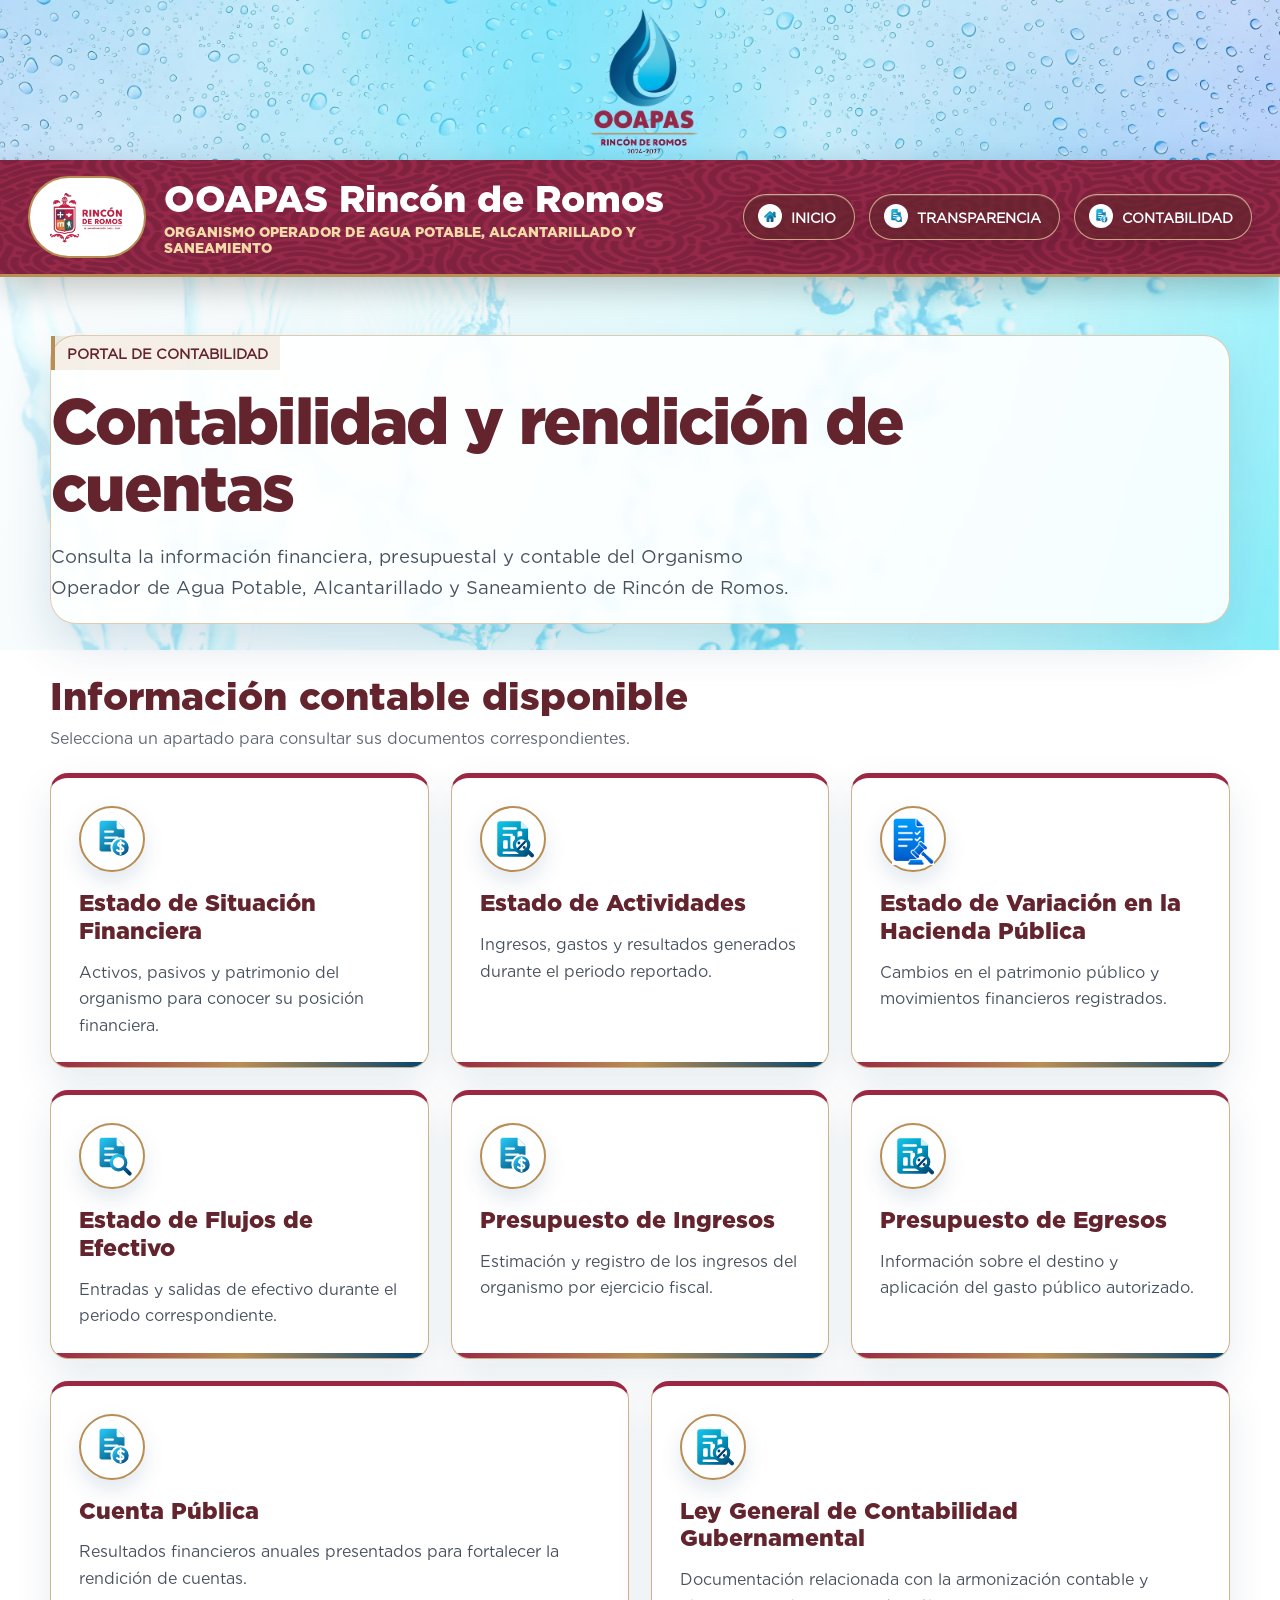
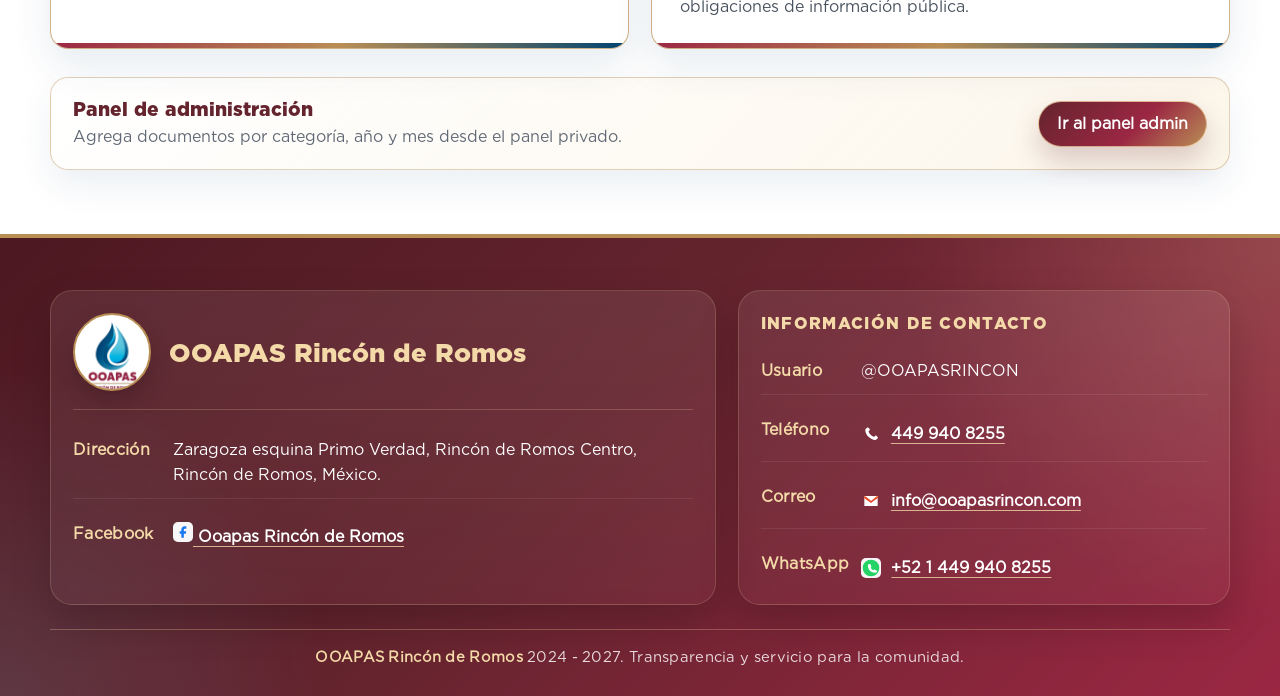
<file: contabilidad.html>
<!DOCTYPE html>
<html lang="es">
<head>
  <meta charset="UTF-8">
  <meta name="viewport" content="width=device-width, initial-scale=1.0">
  <title>Contabilidad | OOAPAS Rincón de Romos</title>

  <link rel="icon" href="assets/logo-ooapas-1.png">
  <link rel="stylesheet" href="assets/css/global.css?v=3">
</head>

<body>

  <div id="header"></div>

  <main class="hero-contabilidad">
    <section class="hero-inner" aria-label="Contabilidad gubernamental">
      <span class="eyebrow">Portal de contabilidad</span>

      <h1>Contabilidad y rendición de cuentas</h1>

      <p>
        Consulta la información financiera, presupuestal y contable del Organismo Operador
        de Agua Potable, Alcantarillado y Saneamiento de Rincón de Romos.
      </p>
    </section>
  </main>

  <section class="content-section" aria-label="Apartados de contabilidad">
    <div class="section-heading">
      <h2>Información contable disponible</h2>
      <p>
        Selecciona un apartado para consultar sus documentos correspondientes.
      </p>
    </div>

    <div class="feature-grid">
      <a class="feature-card" href="documentos.html?categoria=estado-situacion-financiera">
        <span class="feature-icon" aria-hidden="true">
          <img src="assets/icons/cuenta-publica.svg" alt="">
        </span>
        <h2>Estado de Situación Financiera</h2>
        <p>Activos, pasivos y patrimonio del organismo para conocer su posición financiera.</p>
      </a>

      <a class="feature-card" href="documentos.html?categoria=estado-actividades">
        <span class="feature-icon" aria-hidden="true">
          <img src="assets/icons/ley-general-contabilidad.svg" alt="">
        </span>
        <h2>Estado de Actividades</h2>
        <p>Ingresos, gastos y resultados generados durante el periodo reportado.</p>
      </a>

      <a class="feature-card" href="documentos.html?categoria=estado-variacion-hacienda-publica">
        <span class="feature-icon" aria-hidden="true">
          <img src="assets/icons/marco-normativo.png" alt="">
        </span>
        <h2>Estado de Variación en la Hacienda Pública</h2>
        <p>Cambios en el patrimonio público y movimientos financieros registrados.</p>
      </a>

      <a class="feature-card" href="documentos.html?categoria=estado-flujos-efectivo">
        <span class="feature-icon" aria-hidden="true">
          <img src="assets/icons/transparencia.svg" alt="">
        </span>
        <h2>Estado de Flujos de Efectivo</h2>
        <p>Entradas y salidas de efectivo durante el periodo correspondiente.</p>
      </a>

      <a class="feature-card" href="documentos.html?categoria=presupuesto-ingresos">
        <span class="feature-icon" aria-hidden="true">
          <img src="assets/icons/cuenta-publica.svg" alt="">
        </span>
        <h2>Presupuesto de Ingresos</h2>
        <p>Estimación y registro de los ingresos del organismo por ejercicio fiscal.</p>
      </a>

      <a class="feature-card" href="documentos.html?categoria=presupuesto-egresos">
        <span class="feature-icon" aria-hidden="true">
          <img src="assets/icons/ley-general-contabilidad.svg" alt="">
        </span>
        <h2>Presupuesto de Egresos</h2>
        <p>Información sobre el destino y aplicación del gasto público autorizado.</p>
      </a>

      <a class="feature-card ancha" href="documentos.html?categoria=cuenta-publica">
        <span class="feature-icon" aria-hidden="true">
          <img src="assets/icons/cuenta-publica.svg" alt="">
        </span>
        <h2>Cuenta Pública</h2>
        <p>Resultados financieros anuales presentados para fortalecer la rendición de cuentas.</p>
      </a>

      <a class="feature-card ancha" href="documentos.html?categoria=lgcg">
        <span class="feature-icon" aria-hidden="true">
          <img src="assets/icons/ley-general-contabilidad.svg" alt="">
        </span>
        <h2>Ley General de Contabilidad Gubernamental</h2>
        <p>Documentación relacionada con la armonización contable y obligaciones de información pública.</p>
      </a>
    </div>

    <div class="return-strip">
      <div class="return-strip-inner">
        <div>
          <h2>Panel de administración</h2>
          <p>Agrega documentos por categoría, año y mes desde el panel privado.</p>
        </div>
        <a class="return-button" href="admin.html">Ir al panel admin</a>
      </div>
    </div>
  </section>

  <div id="footer"></div>

  <script src="js/layout.js?v=3"></script>
</body>
</html>
</file>
<file: assets/css/global.css>
/* =========================================================
   OOAPAS - GLOBAL.CSS
   Archivo único de estilos generales para index, contabilidad,
   documentos y administrador.
   Rutas ajustadas para estar en: assets/css/global.css
   ========================================================= */

/* =========================================================
   FUENTES Y VARIABLES
   ========================================================= */

   @font-face {
    font-family: 'Gotham';
    src: url('../fonts/Gotham-Book.otf') format('opentype');
    font-weight: 400;
    font-style: normal;
  }
  
  @font-face {
    font-family: 'Gotham Black';
    src: url('../fonts/Gotham-Black.otf') format('opentype');
    font-weight: 900;
    font-style: normal;
  }
  
  :root {
    --azul-institucional: #004370;
    --azul-claro: #74c8e1;
    --guindo: #9b2743;
    --guindo-oscuro: #64242e;
    --dorado: #b98e55;
    --dorado-claro: #f4daa8;
    --gris: #c5c5c5;
    --blanco: #ffffff;
    --tinta: #1e2630;
  }
  
  * {
    box-sizing: border-box;
  }
  
  body {
    margin: 0;
    min-height: 100vh;
    font-family: 'Gotham', Arial, Helvetica, sans-serif;
    color: var(--tinta);
    background:
      linear-gradient(135deg, rgba(255,255,255,.96), rgba(116,200,225,.18)),
      url("../manual_p1_img1.png");
    background-size: cover;
    background-position: center;
    background-attachment: fixed;
  }
  
  h1, h2, h3 {
    font-family: 'Gotham Black', Arial, Helvetica, sans-serif;
    font-weight: 900;
  }
  
  a {
    color: inherit;
    text-decoration: none;
  }
  
  /* =========================================================
     ANIMACIÓN DE ENTRADA INDEX
     ========================================================= */
  
  #intro-overlay {
    position: fixed;
    inset: 0;
    z-index: 3000;
    overflow: hidden;
    display: flex;
    align-items: center;
    justify-content: center;
    pointer-events: none;
  }
  
  .bloque {
    position: fixed;
    top: 0;
    left: 0;
    width: 100%;
    height: 100%;
    z-index: 3000;
    display: flex;
    align-items: center;
    justify-content: center;
    animation: moverDerecha 1.7s forwards;
    pointer-events: none;
  }
  
  .bloque:nth-child(1) { background: rgba(240,128,128,1); animation-delay: 1.5s; }
  .bloque:nth-child(2) { background: rgba(205,92,92,1); animation-delay: 1.1s; }
  .bloque:nth-child(3) { background: rgba(165,42,60,1); animation-delay: .8s; }
  .bloque:nth-child(4) { background: rgba(139,30,45,1); animation-delay: .5s; }
  
  @keyframes moverDerecha {
    from { transform: translateX(0); }
    to { transform: translateX(150%); }
  }
  
  .giroEje {
    width: 180px;
    transform-style: preserve-3d;
    animation: girarEje 3s linear infinite;
  }
  
  @keyframes girarEje {
    from { transform: rotateY(0deg); }
    to { transform: rotateY(360deg); }
  }
  
  /* =========================================================
     HEADER GLOBAL
     ========================================================= */
  
  .header-banner {
    width: 100%;
    padding: 0;
    background: var(--guindo-oscuro);
    line-height: 0;
  }
  
  .header-banner img {
    display: block;
    width: 100%;
    height: auto;
  }
  
  .topbar {
    position: relative;
    top: auto;
    z-index: 1000;
    width: 100%;
    border-bottom: 3px solid var(--dorado);
    background-color: var(--guindo);
    background-image: url("../noma.png");
    background-repeat: repeat;
    background-size: 450px 130px;
    box-shadow: 0 12px 32px rgba(0,0,0,.22);
  }
  
  .nav{

    max-width:1450px;

    margin:auto;

    display:flex;

    justify-content:space-between;

    align-items:center;

    gap:30px;

    padding:16px 28px;

}
  
  .brand{
    display:flex;
    align-items:center;
    gap:18px;

    flex:1;

    min-width:0;
}
  
.logo-badge{

    width:108px;
    height:82px;

    flex-shrink:0;

    display:flex;
    justify-content:center;
    align-items:center;

    border-radius:45px;

    background:#fff;

    border:2px solid var(--dorado);

    overflow:hidden;

}
  
  .logo-badge.rincon {
    width: 118px;
    border-radius: 999px;
    padding: 8px;
  }
  
  .logo-badge img {
    display: block;
    max-width: 86%;
    max-height: 86%;
    object-fit: contain;
  }
  
  .logo-badge.rincon img {
    max-width: 100%;
    max-height: 100%;
  }
  
  .brand-text {
    min-width: 0;
  }
  
  .brand-title {
    display: block;
    margin: 0;
    color: var(--blanco);
    font-size:2.3rem;    
    font-weight: 800;
    line-height: 1.15;
  }
  
  .brand-subtitle {
    display: block;
    margin-top: 4px;
    color: var(--dorado-claro);
    font-size: .86rem;
    font-weight: 700;
    text-transform: uppercase;
  }
  
  .nav-actions{

    display:flex;
    justify-content:flex-end;
    align-items:center;
    gap:14px;
    flex-shrink:0;
}
  
  .nav-button {
    display: inline-flex;
    align-items: center;
    justify-content: center;
    gap: 9px;
    min-height: 46px;
    padding: 0 18px 0 14px;
    border: 1px solid rgba(244,218,168,.72);
    border-radius: 999px;
    color: var(--blanco);
    font-size: .88rem;
    font-weight: 800;
    text-transform: uppercase;
    white-space: nowrap;
    background: rgba(100,36,46,.72);
    box-shadow: inset 0 1px 0 rgba(255,255,255,.16), 0 10px 22px rgba(54,14,26,.24);
    will-change: transform;
    transition: transform .18s ease, box-shadow .18s ease, background .18s ease, border-color .18s ease;
  }
  
  .nav-button img {
    width: 24px;
    height: 24px;
    padding: 4px;
    border-radius: 50%;
    background: var(--blanco);
    object-fit: contain;
  }
  
  .nav-button:hover,
  .nav-button:focus-visible {
    transform: translateY(-2px);
    border-color: var(--dorado-claro);
    background: rgba(185,142,85,.28);
    box-shadow: inset 0 1px 0 rgba(255,255,255,.22), 0 14px 28px rgba(54,14,26,.3);
    outline: none;
  }
  
/* =========================================================
   VIDEO INDEX LOCAL
   ========================================================= */

   .video-section {
    width: 100%;
    height: clamp(260px, 42vw, 560px);
    overflow: hidden;
    background: var(--guindo-oscuro);
    border-bottom: 4px solid var(--dorado);
  }
  
  .video-principal {
    width: 100%;
    height: 100%;
    display: block;
    object-fit: cover;
    border: 0;
    background: #111;
  }
  
  /* Versión móvil */
  @media (max-width: 768px) {
    .video-section {
      height: clamp(190px, 48vw, 280px);
    }
  
    .video-principal {
      object-fit: cover;
    }
  }

  /* =========================================================
   BOTÓN PARA ACTIVAR SONIDO DEL VIDEO
   ========================================================= */

.video-section {
    position: relative;
  }
  
  .video-sound-button {
    position: absolute;
    right: 22px;
    bottom: 22px;
    z-index: 5;
  
    min-height: 44px;
    padding: 0 18px;
  
    border: 1px solid rgba(244, 218, 168, .85);
    border-radius: 999px;
  
    color: var(--blanco);
    font-family: inherit;
    font-weight: 900;
    cursor: pointer;
  
    background: linear-gradient(
      135deg,
      var(--guindo-oscuro) 0%,
      var(--guindo) 58%,
      var(--dorado) 100%
    );
  
    box-shadow: 0 14px 28px rgba(100, 36, 46, .28);
  }
  
  .video-sound-button:hover {
    transform: translateY(-2px);
    border-color: var(--dorado-claro);
  }
  
  .video-sound-button.oculto {
    display: none;
  }
  
  @media (max-width: 768px) {
    .video-sound-button {
      right: 14px;
      bottom: 14px;
      min-height: 40px;
      padding: 0 14px;
      font-size: .78rem;
    }
  }
  
  /* =========================================================
     HERO INDEX
     ========================================================= */
  
  .hero {
    display: grid;
    align-items: center;
    min-height: calc(100vh - 104px);
    padding: 54px 16px;
    background:
      linear-gradient(135deg, rgba(255,255,255,.96) 55%, rgba(116,200,225,.18) 100%),
      url("../manual_p1_img1.png");
    background-size: cover;
    background-position: center;
    background-repeat: no-repeat;
    position: relative;
  }
  
  .hero::before {
    content: "";
    position: absolute;
    top: 10%;
    right: 5%;
    width: 250px;
    height: 250px;
    background: radial-gradient(circle, rgba(185,142,85,.1) 0%, transparent 70%);
    border-radius: 50%;
    pointer-events: none;
  }
  
  .hero-inner {
    display: grid;
    grid-template-columns: minmax(0, 1.2fr) minmax(280px, .8fr);
    gap: 34px;
    width: min(1180px, 100%);
    margin: 0 auto;
    position: relative;
    z-index: 2;
  }
  
  .hero-content {
    align-self: center;
    color: var(--tinta);
  }
  
  .eyebrow {
    display: inline-flex;
    align-items: center;
    min-height: 34px;
    padding: 0 12px;
    border-left: 4px solid var(--dorado);
    color: var(--guindo-oscuro);
    font-size: .9rem;
    font-weight: 800;
    text-transform: uppercase;
    background: rgba(185,142,85,.14);
  }
  
  h1 {
    max-width: 760px;
    margin: 20px 0 18px;
    font-size: clamp(2.1rem, 6vw, 4.6rem);
    line-height: 1.05;
    letter-spacing: -.02em;
    color: var(--guindo-oscuro);
  }
  
  h1 .highlight {
    color: var(--dorado);
    display: inline-block;
    font-weight: 900;
  }
  
  .hero-content p {
    max-width: 660px;
    margin: 0;
    color: #47515d;
    font-size: clamp(1rem, 2vw, 1.22rem);
    line-height: 1.7;
  }
  
  /* =========================================================
     PANEL DE ACCESOS INDEX
     ========================================================= */
  
  .panel {
    align-self: stretch;
    display: grid;
    align-content: center;
    gap: 14px;
    padding: 28px;
    border: 1px solid rgba(185,142,85,.62);
    border-radius: 8px;
    background: #fff;
    box-shadow: 0 18px 48px rgba(0,67,112,.12);
  }
  
  .panel h2 {
    margin: 0;
    color: var(--guindo-oscuro);
    font-size: 1.45rem;
    line-height: 1.25;
  }
  
  .panel p {
    margin: 0;
    color: #47515d;
    line-height: 1.6;
  }
  
  .quick-links {
    display: grid;
    gap: 10px;
    margin-top: 8px;
  }
  
  .quick-link {
    display: flex;
    align-items: center;
    justify-content: space-between;
    gap: 12px;
    min-height: 58px;
    padding: 0 14px;
    border: 1px solid rgba(185,142,85,.58);
    border-left: 5px solid var(--dorado);
    border-radius: 8px;
    color: var(--guindo-oscuro);
    font-weight: 800;
    background: linear-gradient(90deg, rgba(244,218,168,.18), #fff 42%);
    will-change: transform;
    transition: transform .18s ease, box-shadow .18s ease, border-color .18s ease, background .18s ease;
  }
  
  .quick-link:hover,
  .quick-link:focus-visible {
    transform: translateY(-2px);
    border-color: var(--dorado);
    background: linear-gradient(90deg, rgba(244,218,168,.3), #fff 45%);
    box-shadow: 0 12px 24px rgba(100,36,46,.12);
    outline: none;
  }
  
  .quick-link-label {
    display: inline-flex;
    align-items: center;
    gap: 10px;
    min-width: 0;
  }
  
  .quick-link-icon {
    display: block;
    width: 34px;
    height: 34px;
    padding: 5px;
    flex: 0 0 auto;
    border-radius: 50%;
    background: rgba(255,255,255,.85);
    box-shadow: 0 6px 16px rgba(0,67,112,.1);
    object-fit: contain;
  }
  
  .quick-link-arrow {
    display: grid;
    place-items: center;
    width: 30px;
    height: 30px;
    flex: 0 0 auto;
    border-radius: 50%;
    color: var(--blanco);
    background: var(--dorado);
  }
  
  .panel-metrics {
    display: grid;
    grid-template-columns: repeat(3, minmax(0, 1fr));
    gap: 10px;
    margin-top: 4px;
  }
  
  .panel-metric {
    min-height: 78px;
    padding: 12px 10px;
    border: 1px solid rgba(185,142,85,.24);
    border-radius: 12px;
    background: linear-gradient(180deg, rgba(244,218,168,.18), rgba(255,255,255,.96));
    text-align: center;
    box-shadow: inset 0 1px 0 rgba(255,255,255,.6);
  }
  
  .panel-metric strong {
    display: block;
    color: var(--guindo-oscuro);
    font-size: 1.05rem;
    line-height: 1.1;
  }
  
  .panel-metric span {
    display: block;
    margin-top: 6px;
    color: #5f6874;
    font-size: .8rem;
    line-height: 1.25;
  }
  
  .panel-action {
    display: flex;
    justify-content: flex-start;
    margin-top: 4px;
  }
  
  .panel-back-link {
    display: inline-flex;
    align-items: center;
    justify-content: center;
    min-height: 42px;
    padding: 0 16px;
    border: 1px solid rgba(0,67,112,.24);
    border-radius: 999px;
    color: var(--guindo-oscuro);
    font-size: .92rem;
    font-weight: 800;
    background: rgba(255,255,255,.92);
    transition: transform .18s ease, box-shadow .18s ease, border-color .18s ease;
  }
  
  .panel-back-link:hover,
  .panel-back-link:focus-visible {
    transform: translateY(-2px);
    border-color: var(--dorado);
    box-shadow: 0 12px 24px rgba(0,67,112,.12);
    outline: none;
  }
  
  /* =========================================================
     SECCIONES Y TARJETAS GENERALES
     ========================================================= */
  
  .content-section {
    padding: 24px 16px 64px;
    background: var(--blanco);
  }
  
  .info-grid {
    display: grid;
    grid-template-columns: repeat(2, minmax(0, 1fr));
    gap: 22px;
    width: min(1180px, 100%);
    margin: 0 auto;
  }
  
  .info-card {
    min-height: 220px;
    padding: 28px;
    border: 1px solid rgba(185,142,85,.68);
    border-top: 5px solid var(--guindo);
    border-radius: 8px;
    background: #fff;
    box-shadow: 0 16px 38px rgba(0,67,112,.1);
    will-change: transform;
    transition: transform .2s ease, box-shadow .2s ease, border-color .2s ease;
  }
  
  .info-card:hover {
    transform: translateY(-6px) scale(1.01);
    border-color: rgba(185,142,85,.95);
    box-shadow: 0 22px 48px rgba(0,67,112,.16);
  }
  
  .info-card h2 {
    margin: 0 0 14px;
    color: var(--guindo-oscuro);
    font-size: 1.55rem;
    line-height: 1.2;
  }
  
  .info-card p {
    margin: 0;
    color: #47515d;
    font-size: 1rem;
    line-height: 1.75;
  }
  
  .section-heading {
    width: min(1180px, 100%);
    margin: 0 auto 22px;
  }
  
  .section-heading h2 {
    margin: 0;
    color: var(--guindo-oscuro);
    font-size: clamp(1.7rem, 3vw, 2.4rem);
    line-height: 1.15;
  }
  
  .section-heading p {
    max-width: 760px;
    margin: 8px 0 0;
    color: #5f6874;
    line-height: 1.6;
  }
  
  .feature-grid {
    display: grid;
    grid-template-columns: repeat(6, minmax(0, 1fr));
    gap: 22px;
    width: min(1180px, 100%);
    margin: 0 auto;
  }
  
  .feature-card {
    position: relative;
    display: block;
    grid-column: span 2;
    min-height: 260px;
    padding: 28px;
    border: 1px solid rgba(185,142,85,.68);
    border-top: 5px solid var(--guindo);
    border-radius: 18px;
    background: rgba(255,255,255,.96);
    box-shadow: 0 16px 38px rgba(0,67,112,.1);
    overflow: hidden;
    transition: transform .2s ease, box-shadow .2s ease, border-color .2s ease;
  }
  
  .feature-card.lgcg,
  .feature-card.transparencia-card,
  .feature-card.ancha {
    grid-column: span 3;
  }
  
  .feature-card:hover {
    transform: translateY(-6px) scale(1.01);
    border-color: rgba(185,142,85,.95);
    box-shadow: 0 22px 48px rgba(0,67,112,.16);
  }
  
  .feature-card::after {
    content: "";
    position: absolute;
    inset: auto 0 0;
    height: 5px;
    background: linear-gradient(90deg, var(--guindo), var(--dorado), var(--azul-institucional));
  }
  
  .feature-icon {
    display: grid;
    place-items: center;
    width: 66px;
    height: 66px;
    margin-bottom: 18px;
    padding: 10px;
    border: 2px solid var(--dorado);
    border-radius: 50%;
    background: var(--blanco);
    box-shadow: 0 10px 22px rgba(0,67,112,.12);
  }
  
  .feature-icon img {
    display: block;
    width: 100%;
    height: 100%;
    object-fit: contain;
  }
  
  .feature-card.normativo .feature-icon {
    border-color: rgba(0,67,112,.42);
  }
  
  .feature-card.cuenta .feature-icon {
    border-color: rgba(185,142,85,.72);
  }
  
  .feature-card.transparencia-card .feature-icon {
    border-color: rgba(155,39,67,.52);
  }
  
  .feature-card h2 {
    margin: 0 0 14px;
    color: var(--guindo-oscuro);
    font-size: 1.45rem;
    line-height: 1.2;
  }
  
  .feature-card p {
    margin: 0;
    color: #47515d;
    font-size: 1rem;
    line-height: 1.65;
  }
  
  /* =========================================================
     CONTABILIDAD
     ========================================================= */
  
  .hero-contabilidad {
    padding: 58px 16px 26px;
  }
  
  .hero-contabilidad .hero-inner {
    display: block;
    width: min(1180px, 100%);
    margin: 0 auto;
    padding: 34px;
    border: 1px solid rgba(185,142,85,.46);
    border-radius: 26px;
    background: rgba(255,255,255,.88);
    box-shadow: 0 20px 48px rgba(0,67,112,.14);
    backdrop-filter: blur(5px);
  }
  
  .hero-contabilidad h1 {
    max-width: 860px;
    margin: 18px 0 10px;
    color: var(--guindo-oscuro);
    font-size: clamp(2.2rem, 5vw, 4.1rem);
    line-height: 1.05;
    letter-spacing: -.03em;
  }
  
  .hero-contabilidad .hero-inner p {
    max-width: 760px;
    color: #47515d;
    font-size: clamp(1rem, 2vw, 1.16rem);
    line-height: 1.7;
  }
  
  /* =========================================================
     DOCUMENTOS
     ========================================================= */
  
  .main-section {
    width: min(1180px, calc(100% - 32px));
    margin: 44px auto 70px;
  }
  
  .hero-box {
    padding: 34px;
    border: 1px solid rgba(185,142,85,.46);
    border-radius: 26px;
    background: rgba(255,255,255,.90);
    box-shadow: 0 20px 48px rgba(0,67,112,.14);
    backdrop-filter: blur(5px);
    margin-bottom: 28px;
  }
  
  .hero-box h1 {
    margin: 18px 0 10px;
    color: var(--guindo-oscuro);
    font-size: clamp(2.1rem, 5vw, 4rem);
    line-height: 1.05;
    letter-spacing: -.03em;
  }
  
  .hero-box p {
    max-width: 760px;
    color: #47515d;
    font-size: clamp(1rem, 2vw, 1.16rem);
    line-height: 1.7;
  }
  
  .btn-regresar {
    display: inline-flex;
    align-items: center;
    justify-content: center;
    min-height: 44px;
    padding: 0 18px;
    border-radius: 999px;
    color: var(--blanco);
    font-weight: 800;
    background: linear-gradient(135deg, var(--guindo-oscuro), var(--azul-institucional));
    box-shadow: 0 14px 28px rgba(100,36,46,.18);
    margin-bottom: 18px;
  }
  
  .toolbar-documentos {
    margin: 24px 0;
    padding: 22px;
    display: flex;
    gap: 18px;
    align-items: end;
    flex-wrap: wrap;
    border: 1px solid rgba(185,142,85,.46);
    border-radius: 24px;
    background: rgba(255,255,255,.94);
    box-shadow: 0 18px 40px rgba(0,67,112,.10);
  }
  
  .filtro-grupo {
    display: grid;
    gap: 8px;
    min-width: 210px;
  }
  
  .filtro-grupo label {
    color: var(--guindo-oscuro);
    font-weight: 900;
  }
  
  .custom-select {
    position: relative;
  }
  
  .custom-select-trigger {
    height: 50px;
    border-radius: 16px;
    border: 2px solid rgba(185,142,85,.55);
    background: linear-gradient(135deg, #fff, rgba(244,218,168,.24));
    display: flex;
    align-items: center;
    justify-content: space-between;
    padding: 0 18px;
    cursor: pointer;
    font-weight: 900;
    color: var(--guindo-oscuro);
    box-shadow: inset 0 1px 0 rgba(255,255,255,.8), 0 8px 18px rgba(0,67,112,.08);
  }
  
  .custom-select-trigger::after {
    content: "▼";
    font-size: 11px;
    color: var(--dorado);
  }
  
  .custom-options {
    position: absolute;
    top: 58px;
    left: 0;
    width: 100%;
    background: #fff;
    border: 1px solid rgba(185,142,85,.5);
    border-radius: 16px;
    overflow: hidden;
    box-shadow: 0 18px 34px rgba(0,0,0,.18);
    display: none;
    z-index: 2000;
  }
  
  .custom-options.show {
    display: block;
  }
  
  .custom-option {
    padding: 14px 18px;
    cursor: pointer;
    color: var(--guindo-oscuro);
    font-weight: 800;
    transition: .18s ease;
  }
  
  .custom-option:hover,
  .custom-option.activo {
    color: #fff;
    background: linear-gradient(135deg, var(--guindo-oscuro), var(--azul-institucional));
  }
  
  .btn-limpiar {
    height: 50px;
    padding: 0 22px;
    border: 0;
    border-radius: 999px;
    color: #fff;
    font-family: inherit;
    font-weight: 900;
    cursor: pointer;
    background: linear-gradient(135deg, var(--guindo-oscuro), var(--azul-institucional));
    box-shadow: 0 14px 28px rgba(0,67,112,.16);
  }
  
  .bloque-anio {
    padding: 26px;
    border: 1px solid rgba(185,142,85,.46);
    border-radius: 24px;
    background: rgba(255,255,255,.94);
    box-shadow: 0 18px 40px rgba(0,67,112,.10);
    margin-bottom: 24px;
  }
  
  .bloque-anio > h2 {
    margin: 0 0 18px;
    color: var(--guindo-oscuro);
    font-size: 2rem;
    border-bottom: 3px solid var(--dorado);
    padding-bottom: 10px;
  }
  
  .bloque-mes {
    margin-top: 22px;
  }
  
  .bloque-mes h3 {
    margin: 0 0 12px;
    color: var(--azul-institucional);
    font-size: 1.35rem;
  }
  
  .grid-documentos {
    display: grid;
    grid-template-columns: repeat(auto-fit, minmax(230px, 1fr));
    gap: 14px;
  }
  
  .btn-documento {
    display: flex;
    align-items: center;
    justify-content: center;
    min-height: 58px;
    padding: 14px 18px;
    border: 1px solid rgba(185,142,85,.62);
    border-left: 6px solid var(--dorado);
    border-radius: 14px;
    color: var(--guindo-oscuro);
    font-weight: 800;
    text-align: center;
    background: linear-gradient(90deg, rgba(244,218,168,.22), #fff 45%);
    box-shadow: 0 12px 28px rgba(0,67,112,.08);
    transition: .18s ease;
  }
  
  .btn-documento:hover {
    transform: translateY(-3px);
    border-color: var(--dorado);
    box-shadow: 0 18px 34px rgba(0,67,112,.14);
  }
  
  .estado-carga {
    padding: 24px;
    border-radius: 18px;
    background: rgba(255,255,255,.92);
    color: #47515d;
    box-shadow: 0 14px 32px rgba(0,67,112,.10);
  }
  
  /* =========================================================
     ADMIN
     ========================================================= */
  
  .admin-container {
    width: min(980px, calc(100% - 32px));
    margin: 50px auto;
  }
  
  .admin-card {
    padding: 34px;
    border: 1px solid rgba(185,142,85,.48);
    border-top: 6px solid var(--guindo);
    border-radius: 24px;
    background: rgba(255,255,255,.94);
    box-shadow: 0 20px 48px rgba(0,67,112,.14);
    backdrop-filter: blur(5px);
    margin-bottom: 24px;
  }
  
  .admin-card h1,
  .admin-card h2 {
    margin: 0 0 18px;
    color: var(--guindo-oscuro);
  }
  
  .admin-card p {
    color: #5f6874;
    line-height: 1.6;
  }
  
  label {
    display: block;
    margin: 14px 0 6px;
    font-weight: 800;
    color: var(--guindo-oscuro);
  }
  
  input,
  select {
    width: 100%;
    min-height: 48px;
    padding: 12px 14px;
    border: 1px solid rgba(185,142,85,.62);
    border-radius: 12px;
    font-family: inherit;
    font-size: 1rem;
    background: #fff;
  }
  
  button,
  .btn-link {
    display: inline-flex;
    align-items: center;
    justify-content: center;
    min-height: 46px;
    padding: 0 18px;
    border: 0;
    border-radius: 999px;
    color: #fff;
    font-family: inherit;
    font-weight: 800;
    cursor: pointer;
    background: linear-gradient(135deg, var(--guindo-oscuro), var(--azul-institucional));
    box-shadow: 0 14px 28px rgba(100,36,46,.18);
    margin-top: 16px;
    transition: .18s ease;
  }
  
  button:hover,
  .btn-link:hover {
    transform: translateY(-2px);
  }
  
  .btn-secundario {
    background: linear-gradient(135deg, #555, var(--guindo-oscuro));
  }
  
  .btn-eliminar {
    background: linear-gradient(135deg, #8b1e2d, #c0392b);
    margin-top: 0;
  }
  
  .mensaje {
    margin-top: 14px;
    font-weight: 800;
    color: var(--azul-institucional);
  }
  
  .acciones {
    display: flex;
    gap: 8px;
    flex-wrap: wrap;
    margin-top: 12px;
  }
  
  .listado-card {
    margin-top: 26px;
  }
  
  .filtros-admin {
    display: grid;
    grid-template-columns: 1fr 280px;
    gap: 14px;
    margin-top: 18px;
  }
  
  .filtros-admin input,
  .filtros-admin select {
    min-height: 48px;
    border-radius: 14px;
    font-weight: 700;
    background: linear-gradient(135deg, #fff, rgba(244,218,168,.20));
  }
  
  .lista-admin {
    display: grid;
    gap: 14px;
    margin-top: 18px;
  }
  
  .item-admin {
    display: grid;
    grid-template-columns: 1fr auto;
    gap: 16px;
    align-items: center;
    padding: 18px;
    border: 1px solid rgba(185,142,85,.46);
    border-left: 6px solid var(--dorado);
    border-radius: 18px;
    background: linear-gradient(135deg, rgba(244,218,168,.20), #fff);
    box-shadow: 0 12px 28px rgba(0,67,112,.08);
  }
  
  .item-admin h3 {
    margin: 0 0 6px;
    color: var(--guindo-oscuro);
  }
  
  .item-admin p {
    margin: 3px 0;
    color: #5f6874;
  }
  
  .item-admin a {
    color: var(--azul-institucional);
    font-weight: 800;
    text-decoration: underline;
  }
  
  /* =========================================================
     MODAL
     ========================================================= */
  
  .modal-confirmacion {
    position: fixed;
    inset: 0;
    display: none;
    place-items: center;
    padding: 20px;
    background: rgba(30,38,48,.55);
    z-index: 5000;
  }
  
  .modal-confirmacion.activo {
    display: grid;
  }
  
  .modal-caja {
    width: min(460px, 100%);
    padding: 30px;
    border: 1px solid rgba(185,142,85,.55);
    border-top: 6px solid var(--guindo);
    border-radius: 24px;
    background: rgba(255,255,255,.98);
    box-shadow: 0 24px 60px rgba(0,0,0,.25);
  }
  
  .modal-caja h2 {
    margin: 0 0 10px;
    color: var(--guindo-oscuro);
  }
  
  .modal-caja p {
    color: #5f6874;
  }
  
  .modal-acciones {
    display: flex;
    gap: 10px;
    flex-wrap: wrap;
  }
  
  /* =========================================================
     RETURN STRIP
     ========================================================= */
  
  .return-strip {
    width: min(1180px, 100%);
    margin: 28px auto 0;
    padding: 20px 22px;
    border: 1px solid rgba(185,142,85,.4);
    border-radius: 18px;
    background: linear-gradient(135deg, rgba(255,255,255,.94), rgba(244,218,168,.24));
    box-shadow: 0 16px 34px rgba(0,67,112,.08);
  }
  
  .return-strip-inner {
    display: flex;
    align-items: center;
    justify-content: space-between;
    gap: 18px;
    flex-wrap: wrap;
  }
  
  .return-strip h2 {
    margin: 0;
    color: var(--guindo-oscuro);
    font-size: 1.2rem;
    line-height: 1.2;
  }
  
  .return-strip p {
    margin: 4px 0 0;
    color: #5f6874;
    line-height: 1.5;
  }
  
  .return-button {
    display: inline-flex;
    align-items: center;
    justify-content: center;
    min-height: 46px;
    padding: 0 18px;
    border-radius: 999px;
    color: var(--blanco);
    font-weight: 800;
    background: linear-gradient(135deg, var(--guindo-oscuro), var(--azul-institucional));
    box-shadow: 0 14px 28px rgba(100,36,46,.18);
    transition: transform .18s ease, box-shadow .18s ease;
  }
  
  .return-button:hover,
  .return-button:focus-visible {
    transform: translateY(-2px);
    box-shadow: 0 18px 32px rgba(0,67,112,.2);
    outline: none;
  }
  
  /* =========================================================
     FOOTER
     ========================================================= */
  
  .site-footer {
    position: relative;
    overflow: hidden;
    padding: 52px 16px 30px;
    color: var(--blanco);
    background:
      radial-gradient(circle at top right, rgba(244,218,168,.18), transparent 28%),
      radial-gradient(circle at bottom left, rgba(116,200,225,.14), transparent 24%),
      linear-gradient(135deg, #4d1821 0%, var(--guindo-oscuro) 45%, var(--guindo) 100%);
    border-top: 4px solid var(--dorado);
  }
  
  .site-footer::before {
    content: "";
    position: absolute;
    inset: 0;
    background-image: linear-gradient(135deg, rgba(255,255,255,.07) 1px, transparent 1px);
    background-size: 28px 28px;
    opacity: .18;
    pointer-events: none;
  }
  
  .footer-inner {
    display: grid;
    grid-template-columns: minmax(0, 1.15fr) minmax(280px, .85fr);
    gap: 22px;
    width: min(1180px, 100%);
    margin: 0 auto;
    position: relative;
    z-index: 1;
  }
  
  .footer-block {
    padding: 22px 22px 20px;
    border: 1px solid rgba(244,218,168,.18);
    border-radius: 22px;
    background: linear-gradient(180deg, rgba(255,255,255,.08), rgba(255,255,255,.03));
    box-shadow: 0 18px 40px rgba(0,0,0,.18);
    backdrop-filter: blur(6px);
  }
  
  .footer-brand {
    display: flex;
    align-items: center;
    gap: 18px;
    padding-bottom: 18px;
    margin-bottom: 18px;
    border-bottom: 1px solid rgba(244,218,168,.22);
  }
  
  .footer-logo {
    display: grid;
    place-items: center;
    width: 78px;
    height: 78px;
    flex: 0 0 auto;
    border: 2px solid var(--dorado);
    border-radius: 50%;
    background: var(--blanco);
    overflow: hidden;
    box-shadow: 0 12px 24px rgba(0,0,0,.18);
  }
  
  .footer-logo img {
    display: block;
    max-width: 86%;
    max-height: 86%;
    object-fit: contain;
  }
  
  .footer-brand h2 {
    margin: 0;
    font-size: 1.62rem;
    line-height: 1.2;
  }
  
  .footer-brand p {
    margin: 8px 0 0;
    color: var(--dorado-claro);
    font-weight: 700;
    line-height: 1.4;
  }
  
  .footer-block h3,
  .footer-brand h2 {
    color: var(--dorado-claro);
    margin-top: 0;
  }
  
  .footer-block h3 {
    margin: 0 0 16px;
    font-size: 1.02rem;
    text-transform: uppercase;
    letter-spacing: .08em;
  }
  
  .footer-list {
    display: grid;
    gap: 13px;
    margin: 0;
    padding: 0;
    list-style: none;
  }
  
  .footer-list.compact {
    margin-top: 0;
  }
  
  .footer-list li {
    display: flex;
    gap: 12px;
    line-height: 1.55;
    padding: 10px 0;
    border-bottom: 1px solid rgba(255,255,255,.08);
  }
  
  .footer-list li:last-child {
    border-bottom: 0;
    padding-bottom: 0;
  }
  
  .footer-label {
    min-width: 88px;
    color: var(--dorado-claro);
    font-weight: 800;
    letter-spacing: .02em;
  }
  
  .site-footer a {
    color: var(--blanco);
    font-weight: 800;
    text-decoration: underline;
    text-decoration-color: rgba(244,218,168,.78);
    text-underline-offset: 4px;
  }
  
  .footer-bottom {
    width: min(1180px, 100%);
    margin: 24px auto 0;
    padding-top: 18px;
    border-top: 1px solid rgba(244,218,168,.28);
    color: rgba(255,255,255,.84);
    font-size: .92rem;
    text-align: center;
    position: relative;
    z-index: 1;
    letter-spacing: .02em;
  }
  
  .footer-bottom strong {
    color: var(--dorado-claro);
  }
  
  .contact-link {
    display: inline-flex;
    align-items: center;
    gap: 10px;
    padding: 4px 0;
    transition: transform .18s ease, color .18s ease, opacity .18s ease;
  }
  
  .contact-link:hover,
  .contact-link:focus-visible {
    transform: translateX(3px);
    opacity: .98;
  }
  
  .contact-icon {
    width: 20px;
    height: 20px;
    flex: 0 0 auto;
    display: inline-block;
    background-repeat: no-repeat;
    background-position: center;
    background-size: contain;
  }
  
  .contact-icon.gmail {
    background-image: url("data:image/svg+xml,%3Csvg xmlns='http://www.w3.org/2000/svg' viewBox='0 0 24 24'%3E%3Crect width='24' height='24' rx='4' fill='none'/%3E%3Cpath d='M4 6h16v12H4z' fill='%23fff'/%3E%3Cpath d='M4 7l8 6 8-6' fill='none' stroke='%23EA4335' stroke-width='2'/%3E%3Cpath d='M4 7l8 6 8-6' fill='none' stroke='%234285F4' stroke-width='2' stroke-dasharray='0 8'/%3E%3Cpath d='M4 7l8 6 8-6' fill='none' stroke='%23FBBC05' stroke-width='2' stroke-dasharray='8 8'/%3E%3Cpath d='M4 7l8 6 8-6' fill='none' stroke='%23EA4335' stroke-width='2' stroke-dashoffset='16' stroke-dasharray='8 8'/%3E%3C/svg%3E");
  }
  
  .contact-icon.facebook {
    border-radius: 5px;
    background-color: rgba(255,255,255,.96);
    background-image: url("data:image/svg+xml,%3Csvg xmlns='http://www.w3.org/2000/svg' viewBox='0 0 24 24'%3E%3Crect width='24' height='24' rx='4' fill='none'/%3E%3Cpath d='M14 8h2V5h-2c-2.2 0-4 1.8-4 4v2H8v3h2v5h3v-5h2.3l.7-3H13V9c0-.6.4-1 1-1z' fill='%231877F2'/%3E%3C/svg%3E");
  }
  
  .contact-icon.whatsapp {
    border-radius: 5px;
    background-color: rgba(255,255,255,.96);
    background-image: url("data:image/svg+xml,%3Csvg xmlns='http://www.w3.org/2000/svg' viewBox='0 0 24 24'%3E%3Ccircle cx='12' cy='12' r='10' fill='%2325D366'/%3E%3Cpath d='M9.2 7.8c.2-.5.5-.5.8-.5h.7c.2 0 .5.1.7.6l1 2.2c.1.3.1.6-.1.8l-.7.9c.7 1.3 1.8 2.3 3.1 3l.9-.7c.2-.2.5-.2.8-.1l2.2 1c.5.2.6.5.6.7v.7c0 .3 0 .6-.5.8-.5.3-1.2.5-2 .5-4.6 0-8.4-3.8-8.4-8.4 0-.8.2-1.5.5-2z' fill='%23fff'/%3E%3C/svg%3E");
  }
  
  .contact-icon.phone {
    border-radius: 4px;
    background-image: url("data:image/svg+xml,%3Csvg xmlns='http://www.w3.org/2000/svg' viewBox='0 0 24 24'%3E%3Cpath d='M7.4 4.5c.4-.4 1-.4 1.4 0l1.6 1.6c.4.4.4 1 0 1.4l-1 1c-.2.2-.3.5-.2.8.5 1.4 1.3 2.6 2.4 3.7 1.1 1.1 2.3 1.9 3.7 2.4.3.1.6 0 .8-.2l1-1c.4-.4 1-.4 1.4 0l1.6 1.6c.4.4.4 1 0 1.4l-1.2 1.2c-.7.7-1.8 1-2.8.8-2.7-.5-5.2-1.9-7.1-3.8s-3.3-4.4-3.8-7.1c-.2-1 .1-2.1.8-2.8L7.4 4.5z' fill='%23ffffff'/%3E%3C/svg%3E");
  }
  
  /* =========================================================
     RESPONSIVE
     ========================================================= */
  
  @media (max-width: 980px) {
    .hero-inner,
    .footer-inner {
      grid-template-columns: 1fr;
    }
  
    .feature-grid {
      grid-template-columns: repeat(2, minmax(0, 1fr));
    }
  
    .feature-card,
    .feature-card.ancha,
    .feature-card.lgcg,
    .feature-card.transparencia-card {
      grid-column: auto;
    }
  }
  
  @media (max-width: 780px) {
    .nav {
      align-items: flex-start;
      flex-direction: column;
      padding: 16px 0;
    }
  
    .brand {
      align-items: flex-start;
    }
  
    .brand-logos {
      gap: 8px;
    }
  
    .logo-badge {
      width: 58px;
      height: 58px;
    }
  
    .logo-badge.rincon {
      width: 92px;
    }
  
    .nav-actions {
      display: grid;
      grid-template-columns: repeat(2, minmax(0, 1fr));
      width: 100%;
      justify-content: stretch;
    }
  
    .nav-button {
      min-width: 0;
      padding: 0 10px;
      font-size: .76rem;
      gap: 6px;
    }
  
    .nav-button img {
      width: 21px;
      height: 21px;
      padding: 3px;
    }
  
    .video-section {
      height: 260px;
    }
  
    .hero {
      min-height: auto;
      padding-top: 36px;
      background:
        linear-gradient(180deg, rgba(255,255,255,.98) 60%, rgba(116,200,225,.2) 100%),
        url("../manual_p1_img1.png");
    }
  
    .hero-inner {
      grid-template-columns: 1fr;
    }
  
    .hero-contabilidad .hero-inner,
    .hero-box,
    .panel,
    .bloque-anio,
    .admin-card,
    .info-card {
      padding: 22px;
    }
  
    .panel-metrics,
    .info-grid,
    .feature-grid,
    .footer-inner,
    .filtros-admin {
      grid-template-columns: 1fr;
    }
  
    .toolbar-documentos {
      display: grid;
    }
  
    .filtro-grupo,
    .btn-limpiar,
    .filtros-admin input,
    .filtros-admin select {
      width: 100%;
    }
  
    .footer-brand {
      align-items: flex-start;
    }
  
    .footer-list li {
      flex-direction: column;
      gap: 2px;
    }
  
    .footer-label {
      min-width: 0;
    }
  
    .item-admin {
      grid-template-columns: 1fr;
    }
  }

/* =========================================================
   HEADER FINAL - MENÚ ANCLADO Y RESPONSIVE LIMPIO
   ========================================================= */

/* El div #header no debe encerrar al menú, para que sticky funcione */
#header {
  display: contents !important;
}

/* El banner se va normalmente al hacer scroll */
.header-banner {
  position: relative !important;
  z-index: 1 !important;
}

.header-banner img {
  display: block;
  width: 100%;
}

/* Menú guinda anclado */
.topbar {
  position: -webkit-sticky !important;
  position: sticky !important;
  top: 0 !important;
  z-index: 99999 !important;
}

/* Ocultar el logo circular de OOAPAS del menú */
.topbar .logo-badge.ooapas {
  display: none !important;
}

/* Título y subtítulo en negritas */
.topbar .brand-title,
.topbar .brand-subtitle {
  font-family: "Gotham Black", "Gotham-Black", Arial, sans-serif !important;
  font-weight: 900 !important;
}

/* =========================================================
   HEADER MÓVIL - TÍTULO ARRIBA Y BOTONES EN FILA
   ========================================================= */

@media (max-width: 768px) {

  body {
    overflow-x: hidden;
  }

  .header-banner img {
    height: 72px !important;
    object-fit: cover !important;
    object-position: center !important;
  }

  .topbar {
    position: -webkit-sticky !important;
    position: sticky !important;
    top: 0 !important;
    z-index: 99999 !important;
    border-bottom: 2px solid var(--dorado) !important;
  }

  .nav {
    width: 100% !important;
    max-width: none !important;
    min-height: auto !important;
    margin: 0 !important;
    padding: 16px 6px 18px !important;

    display: flex !important;
    flex-direction: row !important;
    flex-wrap: wrap !important;
    align-items: center !important;
    justify-content: center !important;

    gap: 10px 7px !important;
  }

  .brand,
  .nav-actions {
    display: contents !important;
  }

  .brand-text {
    order: 1 !important;
    width: 100% !important;
    flex: 0 0 100% !important;
    text-align: center !important;
  }

  .brand-title {
    display: block !important;
    width: 100% !important;

    font-family: "Gotham Black", "Gotham-Black", Arial, sans-serif !important;
    font-size: clamp(1.85rem, 7.8vw, 2.35rem) !important;
    font-weight: 900 !important;
    line-height: 1.05 !important;
    text-align: center !important;
    letter-spacing: .01em !important;
  }

  .brand-subtitle {
    display: block !important;
    width: 100% !important;
    margin-top: 6px !important;

    font-family: "Gotham Black", "Gotham-Black", Arial, sans-serif !important;
    font-size: clamp(.62rem, 2.8vw, .82rem) !important;
    font-weight: 900 !important;
    line-height: 1.15 !important;
    letter-spacing: .05em !important;
    text-align: center !important;
  }

  .logo-badge.rincon,
  .topbar .nav .nav-actions .nav-button {
    order: 2 !important;
  }

  .logo-badge.rincon {
    width: 76px !important;
    height: 43px !important;
    padding: 5px 8px !important;
    border-radius: 999px !important;
  }

  .topbar .nav .nav-actions .nav-button:not(.is-open) {
    position: relative !important;

    width: 43px !important;
    min-width: 43px !important;
    height: 43px !important;
    min-height: 43px !important;

    padding: 0 !important;
    border-radius: 50% !important;

    display: inline-flex !important;
    align-items: center !important;
    justify-content: center !important;

    overflow: hidden !important;
    white-space: nowrap !important;

    font-size: 0 !important;
    line-height: 0 !important;
    text-indent: -9999px !important;

    border: 2.3px solid var(--dorado) !important;
    background: rgba(100, 36, 46, .35) !important;
  }

  .topbar .nav .nav-actions .nav-button:not(.is-open) .nav-icon {
    position: absolute !important;
    top: 50% !important;
    left: 50% !important;

    width: 37px !important;
    height: 37px !important;

    display: grid !important;
    place-items: center !important;

    margin: 0 !important;
    padding: 0 !important;

    border-radius: 50% !important;
    background: #ffffff !important;

    transform: translate(-50%, -50%) !important;
    text-indent: 0 !important;
  }

  .topbar .nav .nav-actions .nav-button:not(.is-open) .nav-icon img {
    width: 26px !important;
    height: 26px !important;

    display: block !important;
    object-fit: contain !important;

    margin: 0 !important;
    padding: 0 !important;
    transform: none !important;
  }

  .topbar .nav .nav-actions .nav-button.is-open {
    order: 3 !important;

    width: auto !important;
    min-width: 145px !important;
    height: 48px !important;
    min-height: 48px !important;

    padding: 0 12px 0 6px !important;
    border-radius: 999px !important;

    display: inline-flex !important;
    align-items: center !important;
    justify-content: center !important;

    gap: 8px !important;

    font-size: .66rem !important;
    font-weight: 900 !important;
    line-height: 1 !important;
    text-indent: 0 !important;
  }

  .topbar .nav .nav-actions .nav-button.is-open .nav-icon {
    position: static !important;

    width: 34px !important;
    height: 34px !important;

    display: grid !important;
    place-items: center !important;

    border-radius: 50% !important;
    background: #ffffff !important;
    transform: none !important;
  }

  .topbar .nav .nav-actions .nav-button.is-open .nav-icon img {
    width: 24px !important;
    height: 24px !important;
    transform: none !important;
  }
}

@media (max-width: 420px) {

  .nav {
    gap: 8px 5px !important;
    padding: 15px 4px 17px !important;
  }

  .brand-title {
    font-size: clamp(1.65rem, 7.2vw, 2rem) !important;
  }

  .brand-subtitle {
    font-size: .6rem !important;
  }

  .logo-badge.rincon {
    width: 70px !important;
    height: 40px !important;
    padding: 5px 7px !important;
  }

  .topbar .nav .nav-actions .nav-button:not(.is-open) {
    width: 40px !important;
    min-width: 40px !important;
    height: 40px !important;
    min-height: 40px !important;
  }

  .topbar .nav .nav-actions .nav-button:not(.is-open) .nav-icon {
    width: 34px !important;
    height: 34px !important;
  }

  .topbar .nav .nav-actions .nav-button:not(.is-open) .nav-icon img {
    width: 24px !important;
    height: 24px !important;
  }
}


/* =========================================================
   INTRO SOBRE EL MENÚ ANCLADO
   ========================================================= */

   #intro-overlay {
    z-index: 999999 !important;
  }
  
  #intro-overlay .bloque,
  .bloque {
    z-index: 999999 !important;
  }
  
  #intro-overlay img {
    position: relative;
    z-index: 1000000 !important;
  }

  /* =========================================================
   BOTONES GLOBALES - GUINDA / DORADO
   ========================================================= */

.return-button,
.btn-regresar,
.btn-link,
.btn-limpiar,
.panel-back-link,
button:not(.btn-eliminar) {
  color: var(--blanco) !important;

  background: linear-gradient(
    135deg,
    var(--guindo-oscuro) 0%,
    var(--guindo) 58%,
    var(--dorado) 100%
  ) !important;

  border: 1px solid rgba(244, 218, 168, .75) !important;
  box-shadow: 0 14px 28px rgba(100, 36, 46, .22) !important;
}

.return-button:hover,
.btn-regresar:hover,
.btn-link:hover,
.btn-limpiar:hover,
.panel-back-link:hover,
button:not(.btn-eliminar):hover {
  transform: translateY(-2px) !important;

  background: linear-gradient(
    135deg,
    #4d1821 0%,
    var(--guindo-oscuro) 48%,
    var(--dorado) 100%
  ) !important;

  border-color: var(--dorado-claro) !important;
  box-shadow: 0 18px 34px rgba(100, 36, 46, .28) !important;
}

/* =========================================================
   FONDO DE AGUA SOLO EN INFORMACIÓN INSTITUCIONAL
   ========================================================= */

   .seccion-institucional {
    padding: 0 0 64px;
    background: var(--blanco);
  }
  
  .institucional-fondo {
    padding: 56px 16px 58px;
    background:
      linear-gradient(135deg, rgba(255,255,255,.96) 48%, rgba(116,200,225,.30) 100%),
      url("../manual_p1_img1.png");
    background-size: cover;
    background-position: center;
    background-repeat: no-repeat;
  }
  
  .institucional-fondo .section-heading,
  .institucional-fondo .feature-grid {
    position: relative;
    z-index: 1;
  }
  
  .seccion-institucional .return-strip {
    margin-top: 34px;
  }
  
  @media (max-width: 768px) {
    .institucional-fondo {
      padding: 42px 16px 46px;
      background:
        linear-gradient(180deg, rgba(255,255,255,.98) 50%, rgba(116,200,225,.25) 100%),
        url("../manual_p1_img1.png");
      background-size: cover;
      background-position: center;
    }
  }

  /* =========================================================
   DOCUMENTOS - BOTONES MÁS COMPACTOS
   ========================================================= */

.grid-documentos {
    display: grid !important;
    grid-template-columns: repeat(auto-fill, minmax(220px, 280px)) !important;
    gap: 16px !important;
    justify-content: start !important;
    align-items: stretch !important;
  }
  
  .btn-documento {
    width: 100% !important;
    min-height: 62px !important;
    padding: 14px 18px !important;
  
    display: flex !important;
    align-items: center !important;
    justify-content: center !important;
  
    border: 1px solid rgba(185,142,85,.62) !important;
    border-left: 6px solid var(--dorado) !important;
    border-radius: 16px !important;
  
    color: var(--guindo-oscuro) !important;
    font-weight: 900 !important;
    text-align: center !important;
    line-height: 1.25 !important;
  
    background:
      linear-gradient(
        135deg,
        rgba(255,255,255,.98) 0%,
        rgba(244,218,168,.22) 100%
      ) !important;
  
    box-shadow: 0 12px 28px rgba(0,67,112,.08) !important;
  }
  
  .btn-documento:hover {
    transform: translateY(-3px) !important;
    border-color: var(--dorado) !important;
    box-shadow: 0 18px 34px rgba(100,36,46,.14) !important;
  }
  
  /* Móvil */
  @media (max-width: 768px) {
    .grid-documentos {
      grid-template-columns: 1fr !important;
    }
  
    .btn-documento {
      width: 100% !important;
    }
  }

  /* =========================================================
   FOOTER - AJUSTE SIN SITIO WEB NI DESCRIPCIÓN
   ========================================================= */

.footer-brand h2 {
  margin: 0 !important;
  color: var(--dorado-claro) !important;
  font-size: 1.62rem !important;
  line-height: 1.2 !important;
}

.footer-brand p {
  display: none !important;
}

/* =========================================================
   HEADER MÓVIL/TABLET - LOGO Y TÍTULO ARRIBA, BOTONES ABAJO
   ========================================================= */

@media (max-width: 900px) {

  .topbar .nav {
    width: 100% !important;
    padding: 14px 12px 16px !important;

    display: flex !important;
    flex-direction: column !important;
    align-items: center !important;
    justify-content: center !important;

    gap: 14px !important;
  }

  .topbar .brand {
    width: 100% !important;

    display: flex !important;
    flex-direction: row !important;
    flex-wrap: nowrap !important;
    align-items: center !important;
    justify-content: center !important;

    gap: 12px !important;
  }

  .topbar .logo-badge.rincon {
    display: flex !important;
    flex-shrink: 0 !important;

    width: 86px !important;
    height: 50px !important;
    padding: 6px 9px !important;
    border-radius: 999px !important;
  }

  .topbar .logo-badge.ooapas {
    display: none !important;
  }

  .topbar .brand-text {
    width: auto !important;
    min-width: 0 !important;
    flex: 0 1 auto !important;
    text-align: left !important;
  }

  .topbar .brand-title {
    display: block !important;

    font-family: "Gotham Black", "Gotham-Black", Arial, sans-serif !important;
    font-size: clamp(1.35rem, 5.4vw, 2rem) !important;
    font-weight: 900 !important;
    line-height: 1.05 !important;
    text-align: left !important;
    color: var(--blanco) !important;

    white-space: normal !important;
    word-break: normal !important;
  }

  .topbar .brand-subtitle {
    display: block !important;

    margin-top: 5px !important;
    font-family: "Gotham Black", "Gotham-Black", Arial, sans-serif !important;
    font-size: clamp(.54rem, 2.2vw, .72rem) !important;
    font-weight: 900 !important;
    line-height: 1.15 !important;
    text-align: left !important;
    color: var(--dorado-claro) !important;

    white-space: normal !important;
  }

  .topbar .nav-actions {
    width: 100% !important;

    display: flex !important;
    flex-direction: row !important;
    flex-wrap: nowrap !important;
    align-items: center !important;
    justify-content: center !important;

    gap: 10px !important;
  }

  .topbar .nav .nav-actions .nav-button:not(.is-open) {
    position: relative !important;

    width: 48px !important;
    min-width: 48px !important;
    height: 48px !important;
    min-height: 48px !important;

    padding: 0 !important;
    border-radius: 50% !important;

    display: inline-flex !important;
    align-items: center !important;
    justify-content: center !important;

    overflow: hidden !important;
    white-space: nowrap !important;

    font-size: 0 !important;
    line-height: 0 !important;
    text-indent: -9999px !important;

    border: 2.3px solid var(--dorado) !important;
    background: rgba(100, 36, 46, .35) !important;
  }

  .topbar .nav .nav-actions .nav-button:not(.is-open) .nav-icon {
    position: absolute !important;
    top: 50% !important;
    left: 50% !important;

    width: 41px !important;
    height: 41px !important;

    display: grid !important;
    place-items: center !important;

    margin: 0 !important;
    padding: 0 !important;

    border-radius: 50% !important;
    background: #ffffff !important;

    transform: translate(-50%, -50%) !important;
    text-indent: 0 !important;
  }

  .topbar .nav .nav-actions .nav-button:not(.is-open) .nav-icon img {
    width: 28px !important;
    height: 28px !important;

    display: block !important;
    object-fit: contain !important;

    margin: 0 !important;
    padding: 0 !important;
    transform: none !important;
  }

  .topbar .nav .nav-actions .nav-button.is-open {
    width: auto !important;
    min-width: 145px !important;
    height: 48px !important;
    min-height: 48px !important;

    padding: 0 12px 0 6px !important;
    border-radius: 999px !important;

    display: inline-flex !important;
    align-items: center !important;
    justify-content: center !important;

    gap: 8px !important;

    font-size: .66rem !important;
    font-weight: 900 !important;
    line-height: 1 !important;
    text-indent: 0 !important;
  }

  .topbar .nav .nav-actions .nav-button.is-open .nav-icon {
    position: static !important;

    width: 34px !important;
    height: 34px !important;

    display: grid !important;
    place-items: center !important;

    border-radius: 50% !important;
    background: #ffffff !important;
    transform: none !important;
  }

  .topbar .nav .nav-actions .nav-button.is-open .nav-icon img {
    width: 24px !important;
    height: 24px !important;
    transform: none !important;
  }
}

@media (max-width: 520px) {

  .topbar .nav {
    padding: 13px 8px 15px !important;
    gap: 12px !important;
  }

  .topbar .brand {
    gap: 9px !important;
  }

  .topbar .logo-badge.rincon {
    width: 76px !important;
    height: 44px !important;
    padding: 5px 8px !important;
  }

  .topbar .brand-title {
    font-size: clamp(1.25rem, 6.2vw, 1.65rem) !important;
  }

  .topbar .brand-subtitle {
    font-size: clamp(.5rem, 2.4vw, .62rem) !important;
  }

  .topbar .nav-actions {
    gap: 9px !important;
  }

  .topbar .nav .nav-actions .nav-button:not(.is-open) {
    width: 44px !important;
    min-width: 44px !important;
    height: 44px !important;
    min-height: 44px !important;
  }

  .topbar .nav .nav-actions .nav-button:not(.is-open) .nav-icon {
    width: 38px !important;
    height: 38px !important;
  }

  .topbar .nav .nav-actions .nav-button:not(.is-open) .nav-icon img {
    width: 26px !important;
    height: 26px !important;
  }
}

/* =========================================================
   CONVOCATORIA OOAPAS - INICIO
   ========================================================= */

   .convocatoria-section {
    padding: 0 16px 44px;
    background: var(--blanco);
  }
  
  .convocatoria-card {
    width: min(1180px, 100%);
    margin: 0 auto;
    padding: 28px;
  
    display: grid;
    grid-template-columns: 1fr 1.1fr;
    gap: 24px;
    align-items: center;
  
    border: 1px solid rgba(185, 142, 85, .62);
    border-left: 6px solid var(--dorado);
    border-radius: 18px;
  
    background:
      linear-gradient(135deg, rgba(255,255,255,.98), rgba(244,218,168,.18));
    box-shadow: 0 18px 40px rgba(0,67,112,.10);
  }
  
  .convocatoria-info h2 {
    margin: 0 0 10px;
    color: var(--guindo-oscuro);
    font-size: clamp(1.55rem, 3vw, 2.15rem);
    line-height: 1.15;
  }
  
  .convocatoria-info p {
    margin: 0;
    color: #47515d;
    font-size: 1rem;
    line-height: 1.6;
  }
  
  .convocatoria-links {
    display: grid;
    gap: 12px;
  }
  
  .convocatoria-link {
    min-height: 64px;
    padding: 0 16px;
  
    display: flex;
    align-items: center;
    justify-content: space-between;
    gap: 14px;
  
    border: 1px solid rgba(185,142,85,.62);
    border-left: 5px solid var(--dorado);
    border-radius: 12px;
  
    color: var(--guindo-oscuro);
    font-weight: 900;
  
    background: linear-gradient(90deg, rgba(244,218,168,.20), #fff 45%);
    box-shadow: 0 12px 28px rgba(0,67,112,.08);
  
    transition: transform .18s ease, box-shadow .18s ease, border-color .18s ease;
  }
  
  .convocatoria-link:hover,
  .convocatoria-link:focus-visible {
    transform: translateY(-2px);
    border-color: var(--dorado);
    box-shadow: 0 16px 32px rgba(100,36,46,.14);
    outline: none;
  }
  
  .convocatoria-icon {
    width: 38px;
    height: 38px;
    flex: 0 0 auto;
  
    display: grid;
    place-items: center;
  
    border-radius: 50%;
    background: var(--blanco);
    box-shadow: 0 8px 18px rgba(0,67,112,.10);
  }
  
  .convocatoria-icon img {
    width: 26px;
    height: 26px;
    object-fit: contain;
  }
  
  .convocatoria-arrow {
    width: 32px;
    height: 32px;
    flex: 0 0 auto;
  
    display: grid;
    place-items: center;
  
    border-radius: 50%;
    color: var(--blanco);
    background: var(--dorado);
    font-weight: 900;
  }
  
  /* Móvil */
  @media (max-width: 768px) {
    .convocatoria-card {
      grid-template-columns: 1fr;
      padding: 22px;
    }
  
    .convocatoria-link {
      min-height: 60px;
      font-size: .92rem;
    }
  }

  /* =========================================================
   AJUSTE INICIO - MENOS ESPACIO Y CONVOCATORIA
   ========================================================= */

/* Recorta el espacio del primer bloque con fondo */
.hero {
  min-height: auto !important;
  padding: 34px 16px 28px !important;
}

.hero-inner {
  min-height: auto !important;
  padding: 0 !important;
}

.panel {
  padding: 26px 28px !important;
}

/* Oculta los tres recuadros si quedaron en algún HTML */
.panel-metrics {
  display: none !important;
}

/* Reduce espacio antes de la convocatoria */
.convocatoria-section {
  padding: 22px 16px 44px !important;
  background: var(--blanco);
}

/* Título superior de convocatoria */
.convocatoria-heading {
  width: min(1180px, 100%);
  margin: 0 auto 16px;
  padding: 0 4px;
}

.convocatoria-heading h2 {
  margin: 0;
  color: var(--guindo-oscuro);
  font-family: "Gotham Black", "Gotham-Black", Arial, sans-serif;
  font-size: clamp(1.25rem, 2.4vw, 1.85rem);
  font-weight: 900;
  line-height: 1.25;
  text-align: center;
}

/* Recuadro convocatoria con marco más sutil */
.convocatoria-card {
  border: 1px solid rgba(185, 142, 85, .45) !important;
  border-left: 5px solid var(--dorado) !important;
  border-radius: 18px !important;
  box-shadow: 0 14px 32px rgba(0, 67, 112, .08) !important;
}

/* Móvil */
@media (max-width: 768px) {
  .hero {
    padding: 24px 12px 22px !important;
  }

  .panel {
    padding: 22px 18px !important;
  }

  .convocatoria-section {
    padding: 16px 12px 36px !important;
  }

  .convocatoria-heading {
    margin-bottom: 12px;
  }

  .convocatoria-heading h2 {
    font-size: 1.15rem;
    text-align: left;
  }
}

/* =========================================================
   CONVOCATORIA - ESTILO LIMPIO COMO ACCESOS PRINCIPALES
   ========================================================= */

   .convocatoria-section {
    padding: 45px 16px 42px !important;
    background: var(--blanco) !important;
  }
  
  /* Título superior con estilo parecido a Información institucional */
  .convocatoria-heading {
    width: min(1180px, 100%) !important;
    margin: 0 auto 14px !important;
    padding: 0 !important;
  }
  
  .convocatoria-heading h2 {
    margin: 0 !important;
  
    color: var(--guindo-oscuro) !important;
    font-family: "Gotham Black", "Gotham-Black", Arial, sans-serif !important;
    font-size: clamp(1.65rem, 3vw, 2.45rem) !important;
    font-weight: 900 !important;
    line-height: 1.12 !important;
    text-align: left !important;
  }
  
  /* Recuadro blanco sin degradado */
  .convocatoria-card {
    width: min(1180px, 100%) !important;
    margin: 0 auto !important;
    padding: 28px !important;
  
    display: grid !important;
    grid-template-columns: 1fr 1.1fr !important;
    gap: 24px !important;
    align-items: center !important;
  
    border: 1px solid rgba(185, 142, 85, .75) !important;
    border-radius: 14px !important;
  
    background: #ffffff !important;
    box-shadow: 0 18px 40px rgba(0, 67, 112, .08) !important;
  }
  
  /* Quita el borde grueso izquierdo que tenía antes */
  .convocatoria-card {
    border-left: 1px solid rgba(185, 142, 85, .75) !important;
  }
  
  .convocatoria-info h2 {
    margin: 0 0 10px !important;
    color: var(--guindo-oscuro) !important;
    font-size: clamp(1.35rem, 2.4vw, 1.85rem) !important;
    font-weight: 900 !important;
    line-height: 1.15 !important;
  }
  
  .convocatoria-info p {
    margin: 0 !important;
    color: #47515d !important;
    font-size: 1rem !important;
    line-height: 1.6 !important;
  }
  
  /* Botones internos blancos con borde */
  .convocatoria-link {
    background: #ffffff !important;
    border: 1px solid rgba(185, 142, 85, .75) !important;
    border-left: 5px solid var(--dorado) !important;
    box-shadow: none !important;
  }
  
  /* Móvil */
  @media (max-width: 768px) {
    .convocatoria-section {
      padding: 16px 12px 34px !important;
    }
  
    .convocatoria-heading h2 {
      font-size: 1.45rem !important;
      line-height: 1.18 !important;
      text-align: left !important;
    }
  
    .convocatoria-card {
      grid-template-columns: 1fr !important;
      padding: 22px 18px !important;
      gap: 18px !important;
    }
  }

  /* =========================================================
   PANEL - LISTADO DE CANDIDATOS
   ========================================================= */

#accesos-principales {
  width: 100%;
  max-width: none;
  height: auto;
  min-height: 0;

  margin: 0;
  padding: 28px 30px;

  display: block;

  box-sizing: border-box;
}

/* Título */
#accesos-principales h2 {
  margin: 0 0 12px 0;
  text-align: left;
  font-size: clamp(1.35rem, 2vw, 1.8rem);
  line-height: 1.2;
}

/* Texto */
#accesos-principales p {
  margin: 0;
  max-width: 100%;
  text-align: left;
  line-height: 1.6;
}

/* Botón */
#accesos-principales .panel-action {
  margin-top: 18px;
  display: flex;
  justify-content: flex-start;
}

/* Evita que el botón se estire */
#accesos-principales .panel-back-link {
  display: inline-flex;
  width: auto;
  align-items: center;
  justify-content: center;
}


/* =========================================================
   EVITAR QUE EL PANEL ENTRE COMO COLUMNA
   ========================================================= */

#accesos-principales {
  grid-column: 1 / -1;
}


/* =========================================================
   PANTALLAS PEQUEÑAS
   ========================================================= */

@media (max-width: 700px) {

  #accesos-principales {
    padding: 24px 22px;
  }

  #accesos-principales h2 {
    font-size: 1.35rem;
  }

  #accesos-principales p {
    font-size: .95rem;
  }

}
</file>
